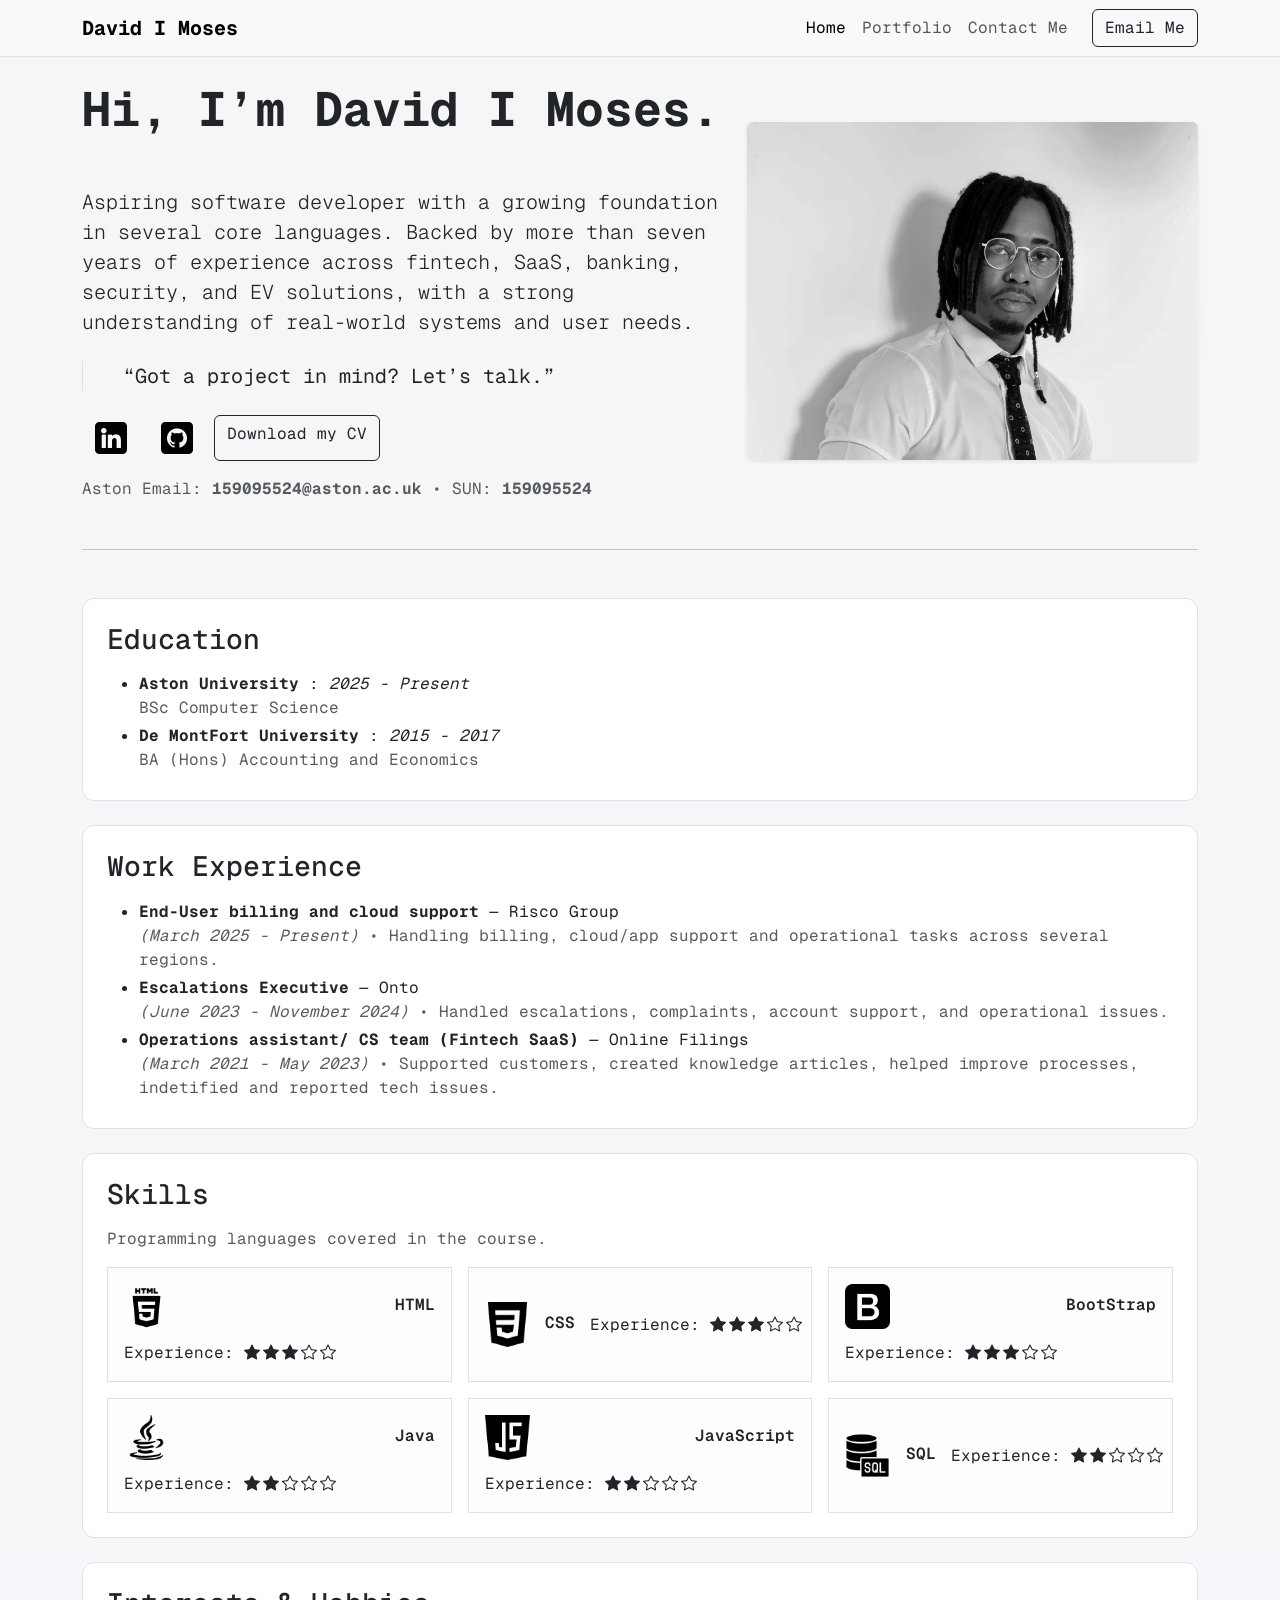
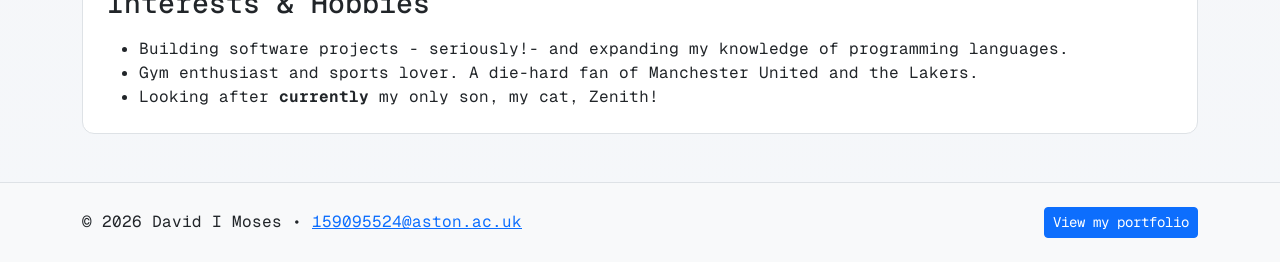
<file: index.html>
<!doctype html>
<html lang="en">
  <head>
    <meta charset="utf-8" />
    <meta name="viewport" content="width=device-width, initial-scale=1" />
    <title>David I Moses | CV Website</title>
    <link rel="stylesheet" href="styles.css" />

    <!-- Bootstrap CSS -->
    <link
      class="bootstrap-link"
      rel="stylesheet"
      href="https://cdn.jsdelivr.net/npm/bootstrap@5.3.3/dist/css/bootstrap.min.css"
    />
    <link
      rel="stylesheet"
      href="https://cdn.jsdelivr.net/npm/bootstrap-icons@1.11.3/font/bootstrap-icons.css"
    />

    <!-- Favicon -->
    <link rel="apple-touch-icon" sizes="180x180" href="media/favicon_io/apple-touch-icon.png"/>
    <link rel="icon" type="image/png" sizes="32x32" href="media/favicon_io/favicon-32x32.png"/>
    <link rel="icon" type="image/png" sizes="16x16" href="media/favicon_io/favicon-16x16.png"/>
    <link rel="manifest" href="media/favicon_io/site.webmanifest"/>

    <!-- Google fonts - Geist Mono & Inter -->
    <link rel="preconnect" href="https://fonts.googleapis.com">
    <link rel="preconnect" href="https://fonts.gstatic.com" crossorigin>
    <link href="https://fonts.googleapis.com/css2?family=Geist+Mono:wght@100..900&family=Inter:ital,opsz,wght@0,14..32,100..900;1,14..32,100..900&display=swap" rel="stylesheet">

  </head>
  <body>
    <a class="skip-link" href="#main-content">Skip to content</a>

    <header id="main-header" class="main-header border-bottom">
      <nav class="navbar navbar-expand-lg bg-body-tertiary">
        <div class="container">
          <a class="navbar-brand fw-bold" href="index.html">David I Moses</a>

          <button
            class="navbar-toggler"
            type="button"
            data-bs-toggle="collapse"
            data-bs-target="#mainNav"
            aria-controls="mainNav"
            aria-expanded="false"
            aria-label="Toggle navigation"
          >
            <span class="navbar-toggler-icon"></span>
          </button>

          <div class="collapse navbar-collapse" id="mainNav">
            <ul class="navbar-nav ms-auto align-items-lg-center flex-wrap">
              <li class="nav-item">
                <a class="nav-link active" href="index.html">Home</a>
              </li>
              <li class="nav-item">
                <a class="nav-link" href="portfolio.html">Portfolio</a>
              </li>
              <li class="nav-item">
                <a class="nav-link" href="contact.html">Contact Me</a>
              </li>
              
              <li class="nav-item ms-lg-3">
              <a class="btn btn-outline-dark" href="mailto:159095524@aston.ac.uk" target="_blank">Email Me</a>
            </li>
            </ul>
          </div>
        </div>
      </nav>
    </header>

    <main id="main-content" class="main container my-4">
      <!-- Hero / Intro -->
      <section class="row align-items-center g-4">
        <div class="col-12 col-md-7">
          <h1 class="display-5 mb-5 fw-bold">Hi, I’m David I Moses.</h1>

          <p class="lead">
            Aspiring software developer with a growing foundation in several core languages.
            Backed by more than seven years of experience across fintech, SaaS, banking, security, and EV solutions, with a strong understanding of real-world systems and user needs.
          </p>

          <blockquote class="blockquote border-start ps-3 my-3">
            <p class="m-4">
              “Got a project in mind? Let’s talk.”
            </p>
          </blockquote>

          <div class="d-flex flex-wrap gap-2">
            <a class="btn" href="https://www.linkedin.com/in/david-moses-82a19b17b/" target="_blank">
              <img src="media/linkedin.png" alt="linkedin" width="32" height="32"/>
            </a>
            <a class="btn" href="https://github.com/DMJNR" target="_blank">
              <img src="media/github.png" alt="github" width="32" height="32"/>
            </a>
            <a
              class="btn btn-outline-dark"
              href="Files/David Moses CV.pdf"
              target="_blank"
              rel="noopener"
              download
            >
              Download my CV
            </a>
          </div>

          <p class="mt-3 mb-0 text-muted">
            Aston Email: <strong>159095524@aston.ac.uk</strong> • SUN:
            <strong>159095524</strong>
          </p>
        </div>

        <div class="col-12 col-md-5 text-center">
          <img
            class="img-fluid rounded shadow-sm"
            src="media/DAVE.jpeg"
            alt="Profile photo"
          />
        </div>
      </section>

      <hr class="my-5" />

      <!-- Education -->
      <section id="education" class="section-card p-3 p-md-4">
        <h2 class="h3 mb-3">Education</h2>
        <ul class="mb-0">
          <li>
            <strong>Aston University</strong> : <em>2025 - Present</em>
            <p class="mb-1 text-muted">
              BSc Computer Science
            </p>
          </li>
          <li>
            <strong>De MontFort University</strong> : <em>2015 - 2017</em>
            <p class="mb-1 text-muted">
              BA (Hons) Accounting and Economics
            </p>
          </li>
        </ul>
      </section>

      <!-- Work Experience -->
      <section id="work-experience" class="section-card p-3 p-md-4 mt-4">
        <h2 class="h3 mb-3">Work Experience</h2>
        <ul class="mb-0">
          <li>
            <strong>End-User billing and cloud support</strong> — Risco Group
            <p class="mb-1 text-muted">
              <em>(March 2025 - Present)</em> • Handling billing, cloud/app support and operational tasks across several regions.
            </p>
          </li>
          <li>
            <strong>Escalations Executive</strong> — Onto
            <p class="mb-1 text-muted">
              <em>(June 2023 - November 2024)</em> • Handled escalations, complaints, account support,
              and operational issues.
            </p>
          </li>
          <li>
            <strong>Operations assistant/ CS team (Fintech SaaS)</strong> — Online Filings
            <p class="mb-1 text-muted">
              <em>(March 2021 - May 2023)</em> • Supported customers, created knowledge articles,
              helped improve processes, indetified and reported tech issues.
            </p>
          </li>
        </ul>
      </section>

      <!-- Skills -->
      <section id="skills" class="section-card p-3 p-md-4 mt-4">
        <h2 class="h3 mb-3">Skills</h2>
        <p class="text-muted">Programming languages covered in the course.</p>

        <div class="row g-3">
          <div class="col-12 col-md-4">
            <div class="skill-tile p-3 h-100">
              <img
                class="skill-logo"
                src="media/html.png"
                alt="HTML logo"
              />
              <p class="fw-semibold mb-1">HTML</p>
              <p class="mb-0 star-rating">Experience: 
                <i class="bi bi-star-fill"></i>
                <i class="bi bi-star-fill"></i>
                <i class="bi bi-star-fill"></i>
                <i class="bi bi-star"></i>
                <i class="bi bi-star"></i>
              </p>
            </div>
          </div>

          <div class="col-12 col-md-4">
            <div class="skill-tile p-3 h-100">
              <img
                class="skill-logo"
                src="media/css-3.png"
                alt="CSS logo"
              />
              <p class="fw-semibold mb-1">CSS</p>
              <p class="mb-0 star-rating">Experience: 
                <i class="bi bi-star-fill"></i>
                <i class="bi bi-star-fill"></i>
                <i class="bi bi-star-fill"></i>
                <i class="bi bi-star"></i>
                <i class="bi bi-star"></i>
              </p>
            </div>
          </div>

          <div class="col-12 col-md-4">
            <div class="skill-tile p-3 h-100">
              <img
                class="skill-logo"
                src="media/bootstrap.png"
                alt="Bootstrap logo"
              />
              <p class="fw-semibold mb-1">BootStrap</p>
              <p class="mb-0 star-rating">Experience: 
                <i class="bi bi-star-fill"></i>
                <i class="bi bi-star-fill"></i>
                <i class="bi bi-star-fill"></i>
                <i class="bi bi-star"></i>
                <i class="bi bi-star"></i>
              </p>
            </div>
          </div>

          <div class="col-12 col-md-4">
            <div class="skill-tile p-3 h-100">
              <img
                class="skill-logo"
                src="media/java.png"
                alt="Java logo"
              />
              <p class="fw-semibold mb-1">Java</p>
              <p class="mb-0 star-rating">Experience: 
                <i class="bi bi-star-fill"></i>
                <i class="bi bi-star-fill"></i>
                <i class="bi bi-star"></i>
                <i class="bi bi-star"></i>
                <i class="bi bi-star"></i>
              </p>
            </div>
          </div>

          <div class="col-12 col-md-4">
            <div class="skill-tile p-3 h-100">
              <img
                class="skill-logo"
                src="media/java-script.png"
                alt="JavaScript logo"
              />
              <p class="fw-semibold mb-1">JavaScript</p>
              <p class="mb-0 star-rating">Experience: 
                <i class="bi bi-star-fill"></i>
                <i class="bi bi-star-fill"></i>
                <i class="bi bi-star"></i>
                <i class="bi bi-star"></i>
                <i class="bi bi-star"></i>
              </p>
            </div>
          </div>

          <div class="col-12 col-md-4">
            <div class="skill-tile p-3 h-100">
              <img
                class="skill-logo"
                src="media/sql-server.png"
                alt="SQL Server logo"
              />
              <p class="fw-semibold mb-1">SQL</p>
              <p class="mb-0 star-rating">Experience: 
                <i class="bi bi-star-fill"></i>
                <i class="bi bi-star-fill"></i>
                <i class="bi bi-star"></i>
                <i class="bi bi-star"></i>
                <i class="bi bi-star"></i>
              </p>
            </div>
          </div>
        </div>
      </section>

      <!-- Interests -->
      <section id="interests" class="section-card p-3 p-md-4 mt-4">
        <h2 class="h3 mb-3">Interests & Hobbies</h2>
        <ul class="mb-0">
          <li>Building software projects - seriously!- and expanding my knowledge of programming languages.</li>
          <li>Gym enthusiast and sports lover. A die-hard fan of Manchester United and the Lakers.</li>
          <li>Looking after <strong>currently</strong> my only son, my cat, Zenith!</li>
        </ul>
      </section>
    </main>

    <footer class="footer mt-5 py-4 border-top">
      <div class="container d-flex flex-wrap justify-content-between align-items-center gap-2"
      >
        <p class="mb-0">
          © <span id="year"></span> David I Moses •
          <a href="mailto:159095524@aston.ac.uk">159095524@aston.ac.uk</a>
        </p>
        <a class="btn btn-sm btn-primary" href="portfolio.html"
          >View my portfolio</a
        >
      </div>
    </footer>

  
    <script
      type="text/javascript"
      src="https://cdn.jsdelivr.net/npm/bootstrap@5.3.3/dist/js/bootstrap.bundle.min.js"
    ></script>
   
    <script type="text/javascript" src="main.js"></script>
  </body>
</html>
</file>
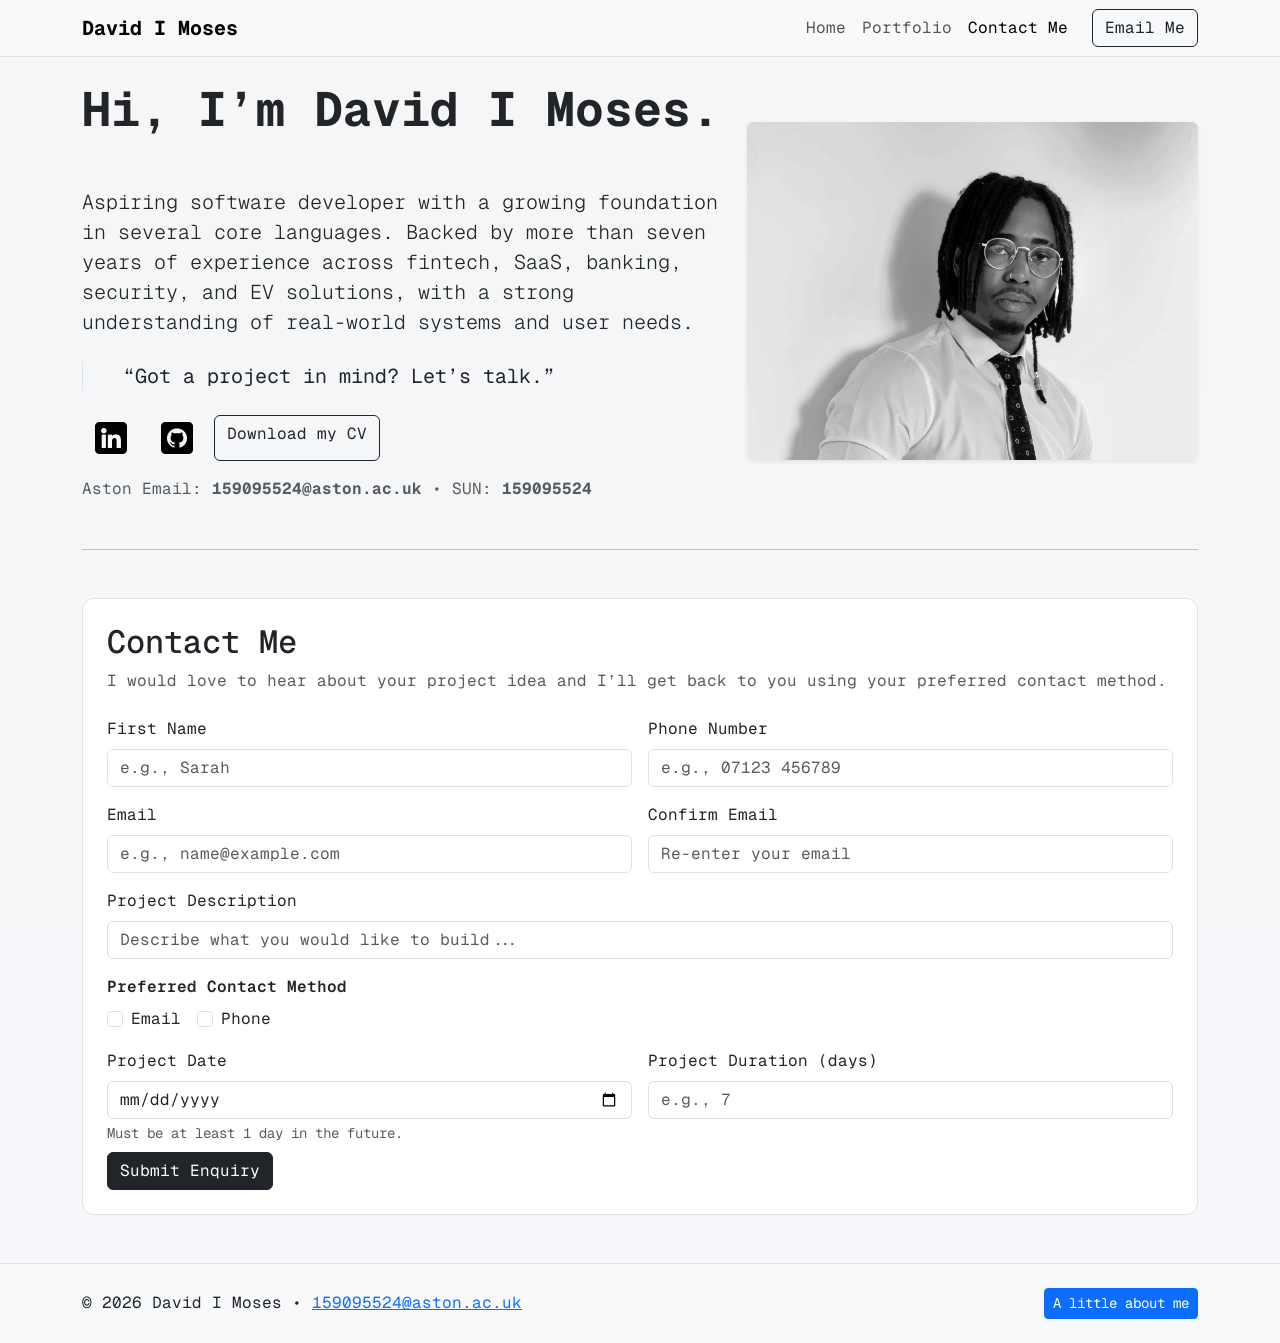
<file: contact.html>
<!doctype html>
<html lang="en">
<head>
  <meta charset="utf-8" />
  <meta name="viewport" content="width=device-width, initial-scale=1" />
  <title>Contact Me | David I Moses</title>

  <link
    rel="stylesheet"
    href="https://cdn.jsdelivr.net/npm/bootstrap@5.3.3/dist/css/bootstrap.min.css"
  />
  <link rel="stylesheet" href="styles.css" />

  <!-- Favicon -->
    <link rel="apple-touch-icon" sizes="180x180" href="media/favicon_io/apple-touch-icon.png"/>
    <link rel="icon" type="image/png" sizes="32x32" href="media/favicon_io/favicon-32x32.png"/>
    <link rel="icon" type="image/png" sizes="16x16" href="media/favicon_io/favicon-16x16.png"/>
    <link rel="manifest" href="media/favicon_io/site.webmanifest"/>

  <!-- Google fonts - Geist Mono & Inter -->
  <link rel="preconnect" href="https://fonts.googleapis.com">
  <link rel="preconnect" href="https://fonts.gstatic.com" crossorigin>
  <link href="https://fonts.googleapis.com/css2?family=Geist+Mono:wght@100..900&family=Inter:ital,opsz,wght@0,14..32,100..900;1,14..32,100..900&display=swap" rel="stylesheet">
</head>

<body>
  <header id="main-header" class="main-header border-bottom">
    <nav class="navbar navbar-expand-lg bg-body-tertiary">
      <div class="container">
        <a class="navbar-brand fw-bold" href="index.html">David I Moses</a>

        <button
          class="navbar-toggler"
          type="button"
          data-bs-toggle="collapse"
          data-bs-target="#mainNav"
          aria-controls="mainNav"
          aria-expanded="false"
          aria-label="Toggle navigation"
        >
          <span class="navbar-toggler-icon"></span>
        </button>

        <div class="collapse navbar-collapse" id="mainNav">
          <ul class="navbar-nav ms-auto align-items-lg-center flex-wrap">
            <li class="nav-item"><a class="nav-link" href="index.html">Home</a></li>
            <li class="nav-item"><a class="nav-link" href="portfolio.html">Portfolio</a></li>
            <li class="nav-item"><a class="nav-link active" href="contact.html">Contact Me</a></li>

            <li class="nav-item ms-lg-3">
              <a class="btn btn-outline-dark" href="mailto:159095524@aston.ac.uk">Email Me</a>
            </li>
          </ul>
        </div>
      </div>
    </nav>
  </header>

  <main id="main-content" class="container my-4">
    <!-- Hero / Intro -->
      <section class="row align-items-center g-4">
        <div class="col-12 col-md-7">
          <h1 class="display-5 mb-5 fw-bold">Hi, I’m David I Moses.</h1>

          <p class="lead">
            Aspiring software developer with a growing foundation in several core languages.
            Backed by more than seven years of experience across fintech, SaaS, banking, security, and EV solutions, with a strong understanding of real-world systems and user needs.
          </p>

          <blockquote class="blockquote border-start ps-3 my-3">
            <p class="m-4">
              “Got a project in mind? Let’s talk.”
            </p>
          </blockquote>

          <div class="d-flex flex-wrap gap-2">
            <a class="btn" href="https://www.linkedin.com/in/david-moses-82a19b17b/" target="_blank">
              <img src="media/linkedin.png" alt="linkedin" width="32" height="32"/>
            </a>
            <a class="btn" href="https://github.com/DMJNR" target="_blank">
              <img src="media/github.png" alt="github" width="32" height="32"/>
            </a>
            <a
              class="btn btn-outline-dark"
              href="Files/David Moses CV.pdf"
              target="_blank"
              rel="noopener"
              download
            >
              Download my CV
            </a>
          </div>

          <p class="mt-3 mb-0 text-muted">
            Aston Email: <strong>159095524@aston.ac.uk</strong> • SUN:
            <strong>159095524</strong>
          </p>
        </div>

        <div class="col-12 col-md-5 text-center">
          <img
            class="img-fluid rounded shadow-sm"
            src="media/DAVE.jpeg"
            alt="Profile photo"
          />
        </div>
      </section>

      <hr class="my-5" />    
    <section id="contact-me" class="section-card p-3 p-md-4">
      <h1 class="h2 mb-2">Contact Me</h1>
      <p class="text-muted mb-4">
        I would love to hear about your project idea and I’ll get back to you using your preferred contact method.
      </p>

      <form id="contactForm" class="form" novalidate>
        <div class="row g-3">

          <!-- First Name -->
          <div class="col-12 col-md-6">
            <label for="firstName" class="form-label">First Name</label>
            <input
              id="firstName"
              class="form-control"
              type="text"
              name="firstName"
              placeholder="e.g., Sarah"
              required
            />
          </div>

          <!-- Phone Number -->
          <div class="col-12 col-md-6">
            <label for="phoneNumber" class="form-label">Phone Number</label>
            <input
              id="phoneNumber"
              class="form-control"
              type="tel"
              name="phoneNumber"
              placeholder="e.g., 07123 456789"
              required
            />
          </div>

          <!-- Email -->
          <div class="col-12 col-md-6">
            <label for="email" class="form-label">Email</label>
            <input
              id="email"
              class="form-control"
              type="email"
              name="email"
              placeholder="e.g., name@example.com"
              required
            />
          </div>

          <!-- Confirm Email -->
          <div class="col-12 col-md-6">
            <label for="confirmEmail" class="form-label">Confirm Email</label>
            <input
              id="confirmEmail"
              class="form-control"
              type="email"
              name="confirmEmail"
              placeholder="Re-enter your email"
              required
            />
          </div>

          <!-- Project Description -->
          <div class="col-12">
            <label for="projectDescription" class="form-label">Project Description</label>
            <input
              id="projectDescription"
              class="form-control"
              type="text"
              name="projectDescription"
              placeholder="Describe what you would like to build..."
              required
            />
          </div>

          <!-- Preferred Contact Method (required) -->
          <div class="col-12">
            <p class="mb-2 fw-semibold">Preferred Contact Method</p>

            <div class="d-flex flex-wrap gap-3">

              <div class="form-check">
                <input
                  class="form-check-input"
                  type="checkbox"
                  name="preferredContact"
                  id="contactEmail"
                  value="Email"
                />
                <label class="form-check-label" for="contactEmail">
                  Email
                </label>
              </div>

              <div class="form-check">
                <input
                  class="form-check-input"
                  type="checkbox"
                  name="preferredContact"
                  id="contactPhone"
                  value="Phone"
                />
                <label class="form-check-label" for="contactPhone">
                  Phone
                </label>
              </div>

            </div>
          </div>

          <!-- Project Date -->
          <div class="col-12 col-md-6">
            <label for="projectDate" class="form-label">Project Date</label>
            <input
              id="projectDate"
              class="form-control"
              type="date"
              name="projectDate"
              required
            />
            <p class="small text-muted mt-1 mb-0">Must be at least 1 day in the future.</p>
          </div>

          <!-- Duration -->
          <div class="col-12 col-md-6">
            <label for="projectDuration" class="form-label">Project Duration (days)</label>
            <input
              id="projectDuration"
              class="form-control"
              type="number"
              name="projectDuration"
              min="1"
              placeholder="e.g., 7"
              required
            />
          </div>

          <div class="col-12 d-flex justify-content-between align-items-center flex-wrap gap-2 mt-2">
            <input
              id="submit"
              class="submit btn btn-dark"
              type="submit"
              value="Submit Enquiry"
            />
          </div>
        </div>
      </form>

    </section>
  </main>

  <footer class="footer mt-5 py-4 border-top">
    <div class="container d-flex flex-wrap justify-content-between align-items-center gap-2">
      <p class="mb-0">
        © <span id="year"></span> David I Moses • <a href="mailto:159095524@aston.ac.uk">159095524@aston.ac.uk</a>
      </p>
      <a class="btn btn-sm btn-primary" href="index.html">A little about me</a>
    </div>
  </footer>

  <script
    type="text/javascript"
    src="https://cdn.jsdelivr.net/npm/bootstrap@5.3.3/dist/js/bootstrap.bundle.min.js"
  ></script>
  <script type="text/javascript" src="main.js"></script>
</body>
</html>
</file>
<file: styles.css>
* {                   
     font-family: "Geist Mono", monospace; 
}

body {
  background: linear-gradient(
    180deg,
    #f6f6f6 0%,
    #f5f7fa 100%
  );   
  margin: 0;                   
  padding: 0;                 
}

#main-header { 
  position:sticky; 
  top: 0; 
  z-index: 1000;
  background-color: #f8f9fa;
 }

/* Skip link */
.skip-link {
  position: absolute;
  left: -999px;
  top: 0;
  padding: 12px;                  
  border: 1px solid #dee2e6;     
}

.skip-link:focus {
  left: 12px;
  top: 12px;
}

/* Card-like sections */
.section-card {
  background-color: #ffffff;    
  border: 1px solid #dee2e6;      
  border-radius: 12px;
}

/* Skills section */
.skill-tile {
  display: flex;                  
  flex-wrap: wrap;               
  align-items: center;            
  justify-content: space-between; 
  gap: 12px;
  border: 1px solid #dee2e6;    
  background-color: #fdfdfd;
  transition: transform 0.15s ease, box-shadow 0.15s ease;     
}

.skill-tile:hover {
  background-color: #f1f1f1;     
  border-color: #c0c0c0;
  transform: translateY(-4px);
  box-shadow: 0 0.75rem 1.5rem rgba(0, 0, 0, 0.15);        
}

.skill-logo {
  width: 45px;               
}

.star-rating i {
  margin-right: -7px; 
}

/* Portfolio section */
.project-card {
  cursor: pointer;
  transition: transform 0.15s ease, box-shadow 0.15s ease;
}

.project-card:hover,
.project-card:focus {
  transform: translateY(-4px);
  box-shadow: 0 0.75rem 1.5rem rgba(0, 0, 0, 0.15);
  outline: none;
}

/* Footer */
.footer {
  background-color: #f8f9fa; 
  padding: 20px 0;
  text-align: left;               
}


@media (max-width: 576px) {
  .footer {
    text-align: center;           
  }
}
</file>
